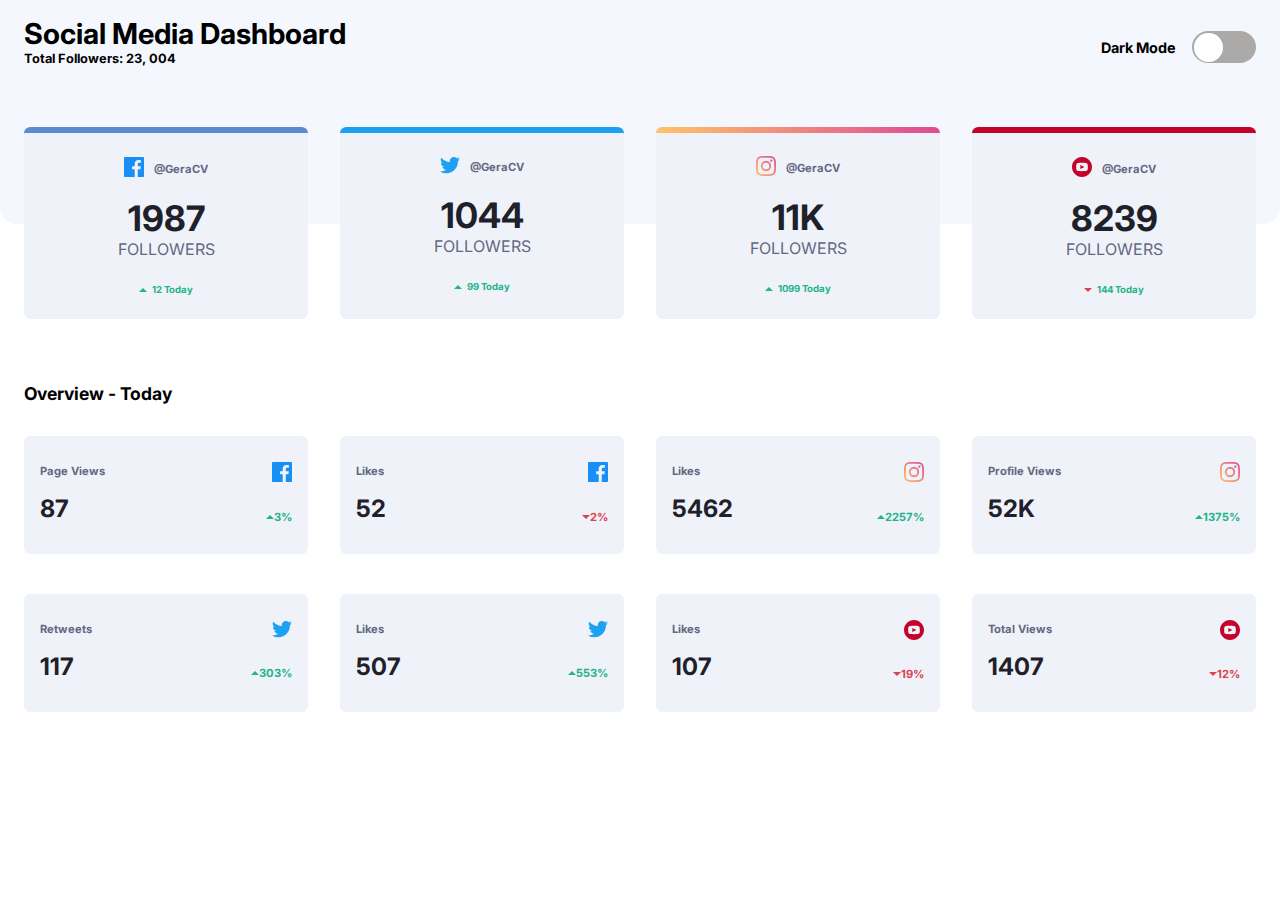
<file: root/index.html>
<!DOCTYPE html>
<html lang="en">

<head>
  <meta charset="UTF-8">
  <meta name="viewport" content="width=device-width, initial-scale=1.0">
  <link rel="stylesheet" href="css/styles.css">
  <link href="https://fonts.googleapis.com/css2?family=Inter:wght@400;700&display=swap" rel="stylesheet">
  <title>Document</title>
</head>

<body>
  <header class="main-header">
    <div class="sociales-header">
      <h1 class="title"> Social Media Dashboard </h1>
      <p class="text"> Total Followers: 23, 004</p>
    </div>
    <div class="mode">
      <p class="text-mode"> Dark Mode</p>
      <div class="change">
        <div class="ball" id="ball"></div>
      </div>
    </div>
  </header>
  <div class="cuadro"></div>
  <main class="main">
    <section class="section-one grid">
      <article class="card b-facebook">
        <div class="card__sociales-user">
          <div class="social-media">
            <img src="images/icon-facebook.svg" alt="Logo Fcebook">
          </div>
          <div class="user">
            <p class="name"> @GeraCV </p>
          </div>
        </div>
        <div class="card__followers">
          <p class="number"> 1987 </p>
          <p class="text"> FOLLOWERS </p>
        </div>
        <div class="card__date">
          <div class="icon">
            <img src="images/icon-up.svg" alt="icon up">
          </div>
          <p class="date"> 12 Today </p>
        </div>
      </article>
      <article class="card b-twitter">
        <div class="card__sociales-user">
          <div class="social-media">
            <img src="images/icon-twitter.svg" alt="Logo Twitter">
          </div>
          <div class="user">
            <p class="name"> @GeraCV </p>
          </div>
        </div>
        <div class="card__followers">
          <p class="number"> 1044 </p>
          <p class="text"> FOLLOWERS </p>
        </div>
        <div class="card__date">
          <div class="icon">
            <img src="images/icon-up.svg" alt="icon up">
          </div>
          <p class="date"> 99 Today </p>
        </div>
      </article>
      <article class="card instagram">
        <div class="b-instagram"></div>
        <div class="card__sociales-user">
          <div class="social-media">
            <img src="images/icon-instagram.svg" alt="Logo Instagram">
          </div>
          <div class="user">
            <p class="name"> @GeraCV </p>
          </div>
        </div>
        <div class="card__followers">
          <p class="number"> 11K </p>
          <p class="text"> FOLLOWERS </p>
        </div>
        <div class="card__date">
          <div class="icon">
            <img src="images/icon-up.svg" alt="icon up">
          </div>
          <p class="date"> 1099 Today </p>
        </div>
      </article>
      <article class="card b-youtube">
        <div class="card__sociales-user">
          <div class="social-media">
            <img src="images/icon-youtube.svg" alt="Logo Youtube">
          </div>
          <div class="user">
            <p class="name"> @GeraCV </p>
          </div>
        </div>
        <div class="card__followers">
          <p class="number"> 8239 </p>
          <p class="text"> FOLLOWERS </p>
        </div>
        <div class="card__date">
          <div class="icon">
            <img src="images/icon-down.svg" alt="icon down">
          </div>
          <p class="date down"> 144 Today </p>
        </div>
      </article>
    </section>
    <div class="overview">
      <p class="title"> Overview - Today </p>
    </div>
    <section class="section-two grid">
      <article class="card__overview">
        <div class="pages__view">
          <p class="name"> Page Views </p>
          <p class="number"> 87</p>
        </div>
        <div class="sociales__overview">
          <div class="social-media">
            <img src="images/icon-facebook.svg" alt="Logo Facebook">
          </div>
          <div class="percentage">
            <div class="icon">
              <img src="images/icon-up.svg" alt="icon up">
            </div>
            <p class="text"> 3% </p>
          </div>
        </div>
      </article>
      <article class="card__overview">
        <div class="pages__view">
          <p class="name"> Likes </p>
          <p class="number"> 52 </p>
        </div>
        <div class="sociales__overview">
          <div class="social-media">
            <img src="images/icon-facebook.svg" alt="Logo Facebook">
          </div>
          <div class="percentage">
            <div class="icon">
              <img src="images/icon-down.svg" alt="icon down">
            </div>
            <p class="text down"> 2% </p>
          </div>
        </div>
      </article>
      <article class="card__overview">
        <div class="pages__view">
          <p class="name"> Likes </p>
          <p class="number"> 5462 </p>
        </div>
        <div class="sociales__overview">
          <div class="social-media">
            <img src="images/icon-instagram.svg" alt="Logo Instagram">
          </div>
          <div class="percentage">
            <div class="icon">
              <img src="images/icon-up.svg" alt="icon up">
            </div>
            <p class="text"> 2257% </p>
          </div>
        </div>
      </article>
      <article class="card__overview">
        <div class="pages__view">
          <p class="name"> Profile Views </p>
          <p class="number"> 52K </p>
        </div>
        <div class="sociales__overview">
          <div class="social-media">
            <img src="images/icon-instagram.svg" alt="Logo Instagram">
          </div>
          <div class="percentage">
            <div class="icon">
              <img src="images/icon-up.svg" alt="icon up">
            </div>
            <p class="text"> 1375% </p>
          </div>
        </div>
      </article>
      <article class="card__overview">
        <div class="pages__view">
          <p class="name"> Retweets </p>
          <p class="number"> 117</p>
        </div>
        <div class="sociales__overview">
          <div class="social-media">
            <img src="images/icon-twitter.svg" alt="Logo Twitter">
          </div>
          <div class="percentage">
            <div class="icon">
              <img src="images/icon-up.svg" alt="icon up">
            </div>
            <p class="text"> 303% </p>
          </div>
        </div>
      </article>
      <article class="card__overview">
        <div class="pages__view">
          <p class="name"> Likes </p>
          <p class="number"> 507 </p>
        </div>
        <div class="sociales__overview">
          <div class="social-media">
            <img src="images/icon-twitter.svg" alt="Logo Twitter">
          </div>
          <div class="percentage">
            <div class="icon">
              <img src="images/icon-up.svg" alt="icon up">
            </div>
            <p class="text"> 553% </p>
          </div>
        </div>
      </article>
      <article class="card__overview youtube">
        <div class="pages__view">
          <p class="name"> Likes </p>
          <p class="number"> 107 </p>
        </div>
        <div class="sociales__overview">
          <div class="social-media">
            <img src="images/icon-youtube.svg" alt="Logo Youtube">
          </div>
          <div class="percentage">
            <div class="icon">
              <img src="images/icon-down.svg" alt="icon down">
            </div>
            <p class="text down"> 19% </p>
          </div>
        </div>
      </article>
      <article class="card__overview youtube">
        <div class="pages__view">
          <p class="name"> Total Views </p>
          <p class="number"> 1407 </p>
        </div>
        <div class="sociales__overview">
          <div class="social-media">
            <img src="images/icon-youtube.svg" alt="Logo Youtube">
          </div>
          <div class="percentage">
            <div class="icon">
              <img src="images/icon-down.svg" alt="icon down">
            </div>
            <p class="text down"> 12% </p>
          </div>
        </div>
      </article>
    </section>
  </main>

  <script src="script.js"></script>
</body>

</html>
</file>
<file: root/css/styles.css>
:root {
  /* PRIMARIOS */
  --Lime-Green: hsl(163, 72%, 41%);
  --Bright-Red: hsl(356, 69%, 56%);
  --Facebook: hsl(214, 55%, 58%);
  --Twitter: hsl(203, 89%, 53%);
  --Instagram: linear gradient hsl(37, 97%, 70%) to hsl(329, 70%, 58%);
  --YouTube: hsl(348, 97%, 39%);
  --margin-over-view: .6rem 0;
  /* LIGHT THEME */
  --White: hsl(0, 0%, 100%);
  --Very-Pale-Blue: hsl(225, 100%, 98%);
  --Light-Grayish-Blue: hsl(227, 47%, 96%);
  --Dark-Grayish-Blue: hsl(228, 12%, 44%);
  --Very-Dark-Blue: hsl(230, 17%, 14%);
  --Gray: rgb(172, 169, 169);
  /* DARK THEME */ }

*, *::before, *::after {
  box-sizing: border-box; }

body {
  margin: 0;
  padding: 0;
  font-family: Inter, sans-serif;
  background: var(--White); }

p {
  margin: 0; }

/* HEADER */
.main-header {
  margin: 1rem 1.5rem; }
  .main-header .title {
    font-size: 1.3em;
    margin: 0; }
  .main-header .text {
    font-size: .8em;
    font-weight: 700;
    margin: 0; }

.sociales-header {
  padding-bottom: 1.3rem;
  margin-bottom: 1.5rem;
  border-bottom: 1px solid gray; }

.mode {
  display: flex;
  align-items: center;
  justify-content: space-between;
  padding-bottom: 2rem; }
  .mode .text-mode {
    font-size: .9rem;
    font-weight: 700;
    padding-bottom: 0; }

.change {
  width: 4rem;
  height: 2rem;
  border-radius: 5rem;
  padding: .11rem;
  position: relative;
  cursor: pointer;
  background: var(--Gray); }

.ball {
  width: 1.8rem;
  height: 1.8rem;
  border-radius: 50%;
  position: absolute;
  background: var(--White); }

.move {
  transition: 1s;
  right: 4%; }

.cuadro {
  position: absolute;
  top: 0;
  left: 0;
  width: 100%;
  height: 14rem;
  background: var(--Very-Pale-Blue);
  z-index: -1;
  border-radius: 0 0 1rem 1rem; }

/* CARDS */
.section-one {
  margin: 0 1.5rem;
  color: var(--Dark-Grayish-Blue); }

.card {
  text-align: center;
  padding: 1.5rem 0;
  border-radius: .4rem;
  background: var(--Light-Grayish-Blue);
  margin-bottom: 2rem; }
  .card .card__sociales-user {
    display: flex;
    align-items: center;
    justify-content: center; }
    .card .card__sociales-user .name {
      font-size: .7rem;
      font-weight: 700;
      margin-left: .1rem; }
    .card .card__sociales-user .social-media {
      margin: 0 .5rem 0 0; }
  .card .card__followers {
    margin: 1rem 0 1.6rem 0; }
    .card .card__followers .number {
      font-weight: 700;
      font-size: 2.2rem;
      color: var(--Very-Dark-Blue); }
    .card .card__followers .card__followers .text {
      letter-spacing: .2rem;
      font-size: .6rem; }
  .card .card__date {
    display: flex;
    justify-content: center;
    align-items: center; }
    .card .card__date .icon {
      display: flex;
      align-items: center;
      margin-right: .3rem; }
    .card .card__date .date {
      color: var(--Lime-Green);
      font-size: .6rem;
      font-weight: 700;
      position: relative; }

.b-facebook {
  border-top: 0.4rem solid var(--Facebook); }

.b-twitter {
  border-top: 0.4rem solid var(--Twitter); }

.instagram {
  position: relative; }

.b-instagram {
  position: absolute;
  top: -.4rem;
  left: 0;
  width: 100%;
  height: .4rem;
  background-image: linear-gradient(to right, #fdc468 0%, #df4996 100%);
  border-radius: .4rem .4rem 0 0; }

.b-youtube {
  border-top: 0.4rem solid var(--YouTube); }

.down {
  color: var(--Bright-Red); }

/* CARD OVERVIEW */
.overview {
  margin: 1.5rem; }
  .overview .title {
    font-weight: 700;
    font-size: 1.1rem; }

.section-two {
  margin: 0 1.5rem; }

.card__overview {
  display: flex;
  justify-content: space-between;
  margin-bottom: 200px;
  padding: 1rem;
  border-radius: .4rem;
  background: var(--Light-Grayish-Blue);
  margin-bottom: 1.5rem;
  color: var(--Dark-Grayish-Blue); }
  .card__overview .pages__view {
    display: flex;
    flex-direction: column;
    justify-content: center; }
    .card__overview .pages__view .name {
      font-weight: 700;
      font-size: .7rem;
      margin: .4rem 0; }
    .card__overview .pages__view .number {
      font-weight: 700;
      font-size: 1.5rem;
      margin: var(--margin-over-view);
      color: var(--Very-Dark-Blue); }
  .card__overview .sociales__overview {
    /* border: 1px solid blue; */
    display: flex;
    flex-direction: column;
    justify-content: center;
    align-items: flex-end; }
    .card__overview .sociales__overview .social-media {
      margin: var(--margin-over-view); }

.percentage {
  display: flex;
  justify-content: center;
  align-items: center;
  margin: var(--margin-over-view); }
  .percentage .icon {
    margin: var(--margin-over-view);
    display: flex;
    align-items: center; }
  .percentage .text {
    font-size: .7rem;
    font-weight: 700;
    color: var(--Lime-Green); }

.youtube .text {
  color: var(--Bright-Red); }

.percentage .down {
  color: var(--Bright-Red); }

@media screen and (min-width: 480px) {
  .grid {
    display: grid;
    grid-template-columns: repeat(2, 1fr);
    grid-column-gap: 2rem;
    grid-row-gap: 1rem; }
  .b-instagram {
    position: absolute;
    top: 0rem; }
  .instagram {
    padding-top: 1.8rem; }
  .overview {
    margin: 2rem 7rem 2rem 1.5rem; } }

@media screen and (min-width: 750px) {
  .grid {
    display: grid;
    grid-template-columns: repeat(3, 1fr);
    grid-column-gap: 2rem;
    grid-row-gap: 1rem; }
  .main-header {
    margin: 1rem 1.5rem;
    position: relative;
    display: grid;
    grid-template-columns: repeat(2, 1fr); }
  .mode {
    display: flex;
    justify-content: flex-end;
    font-size: 1.8rem; }
  .text-mode {
    font-size: 1.2rem; }
  .sociales-header {
    border-bottom: none; }
  .main-header .title {
    font-size: 1.8rem; }
  .change {
    margin-left: 1rem; } }

@media screen and (min-width: 1024px) {
  .grid {
    display: grid;
    grid-template-columns: repeat(4, 1fr);
    grid-column-gap: 2rem;
    grid-row-gap: 1rem; } }

@media (prefers-color-scheme: dark) {
  :root {
    --Very-Dark-Blue: hsl(230, 17%, 14%);
    --Very-Dark-Blue-t: hsl(232, 19%, 16%);
    --Dark-Desaturated-Blue: hsl(228, 28%, 20%);
    --Desaturated-Blue: hsl(228, 34%, 66%);
    --White: hsl(0, 0%, 100%);
    --switchBtn: #313250;
    --switch: linear-gradient(to right, #4796d2 0%, #37ce8f 100%); } }

.mode-active-dark .main {
  background: var(--Very-Dark-Blue); }

.mode-active-dark .sociales-header {
  color: var(--White); }

.mode-active-dark .sociales-header .text {
  color: var(--Desaturated-Blue); }

.mode-active-dark .mode .text-mode {
  color: var(--Desaturated-Blue); }

.mode-active-dark .section-one {
  color: var(--Desaturated-Blue); }

.mode-active-dark .card {
  background: var(--Dark-Desaturated-Blue); }

.mode-active-dark .card__followers .number {
  color: var(--White); }

.mode-active-dark .cuadro {
  background: var(--Very-Dark-Blue-t); }

.mode-active-dark .overview {
  color: var(--White); }

.mode-active-dark .card__overview {
  background: var(--Dark-Desaturated-Blue);
  margin-bottom: 1.5rem;
  color: var(--Desaturated-Blue); }

.mode-active-dark .pages__view .number {
  color: var(--White); }

.mode-active-dark .change {
  background-image: var(--switch); }

.mode-active-dark .ball {
  background: var(--Very-Dark-Blue); }
</file>
